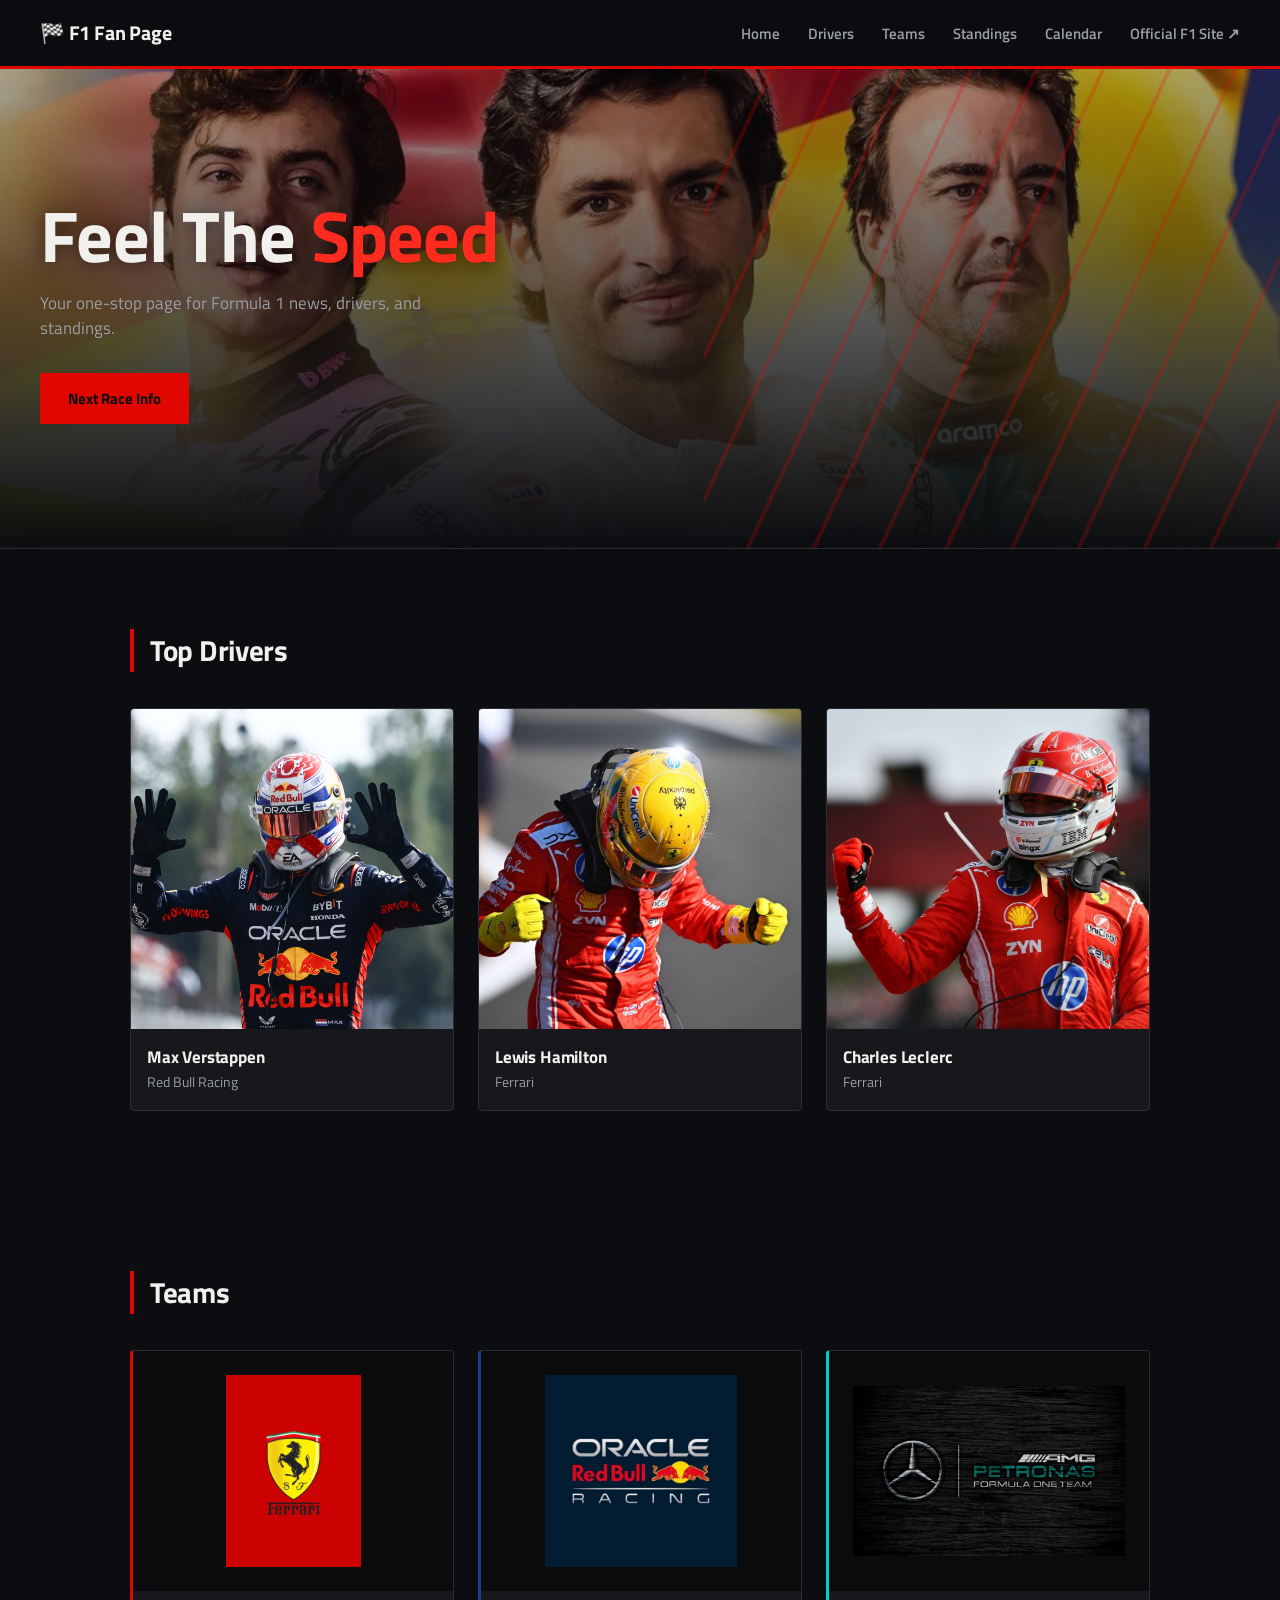
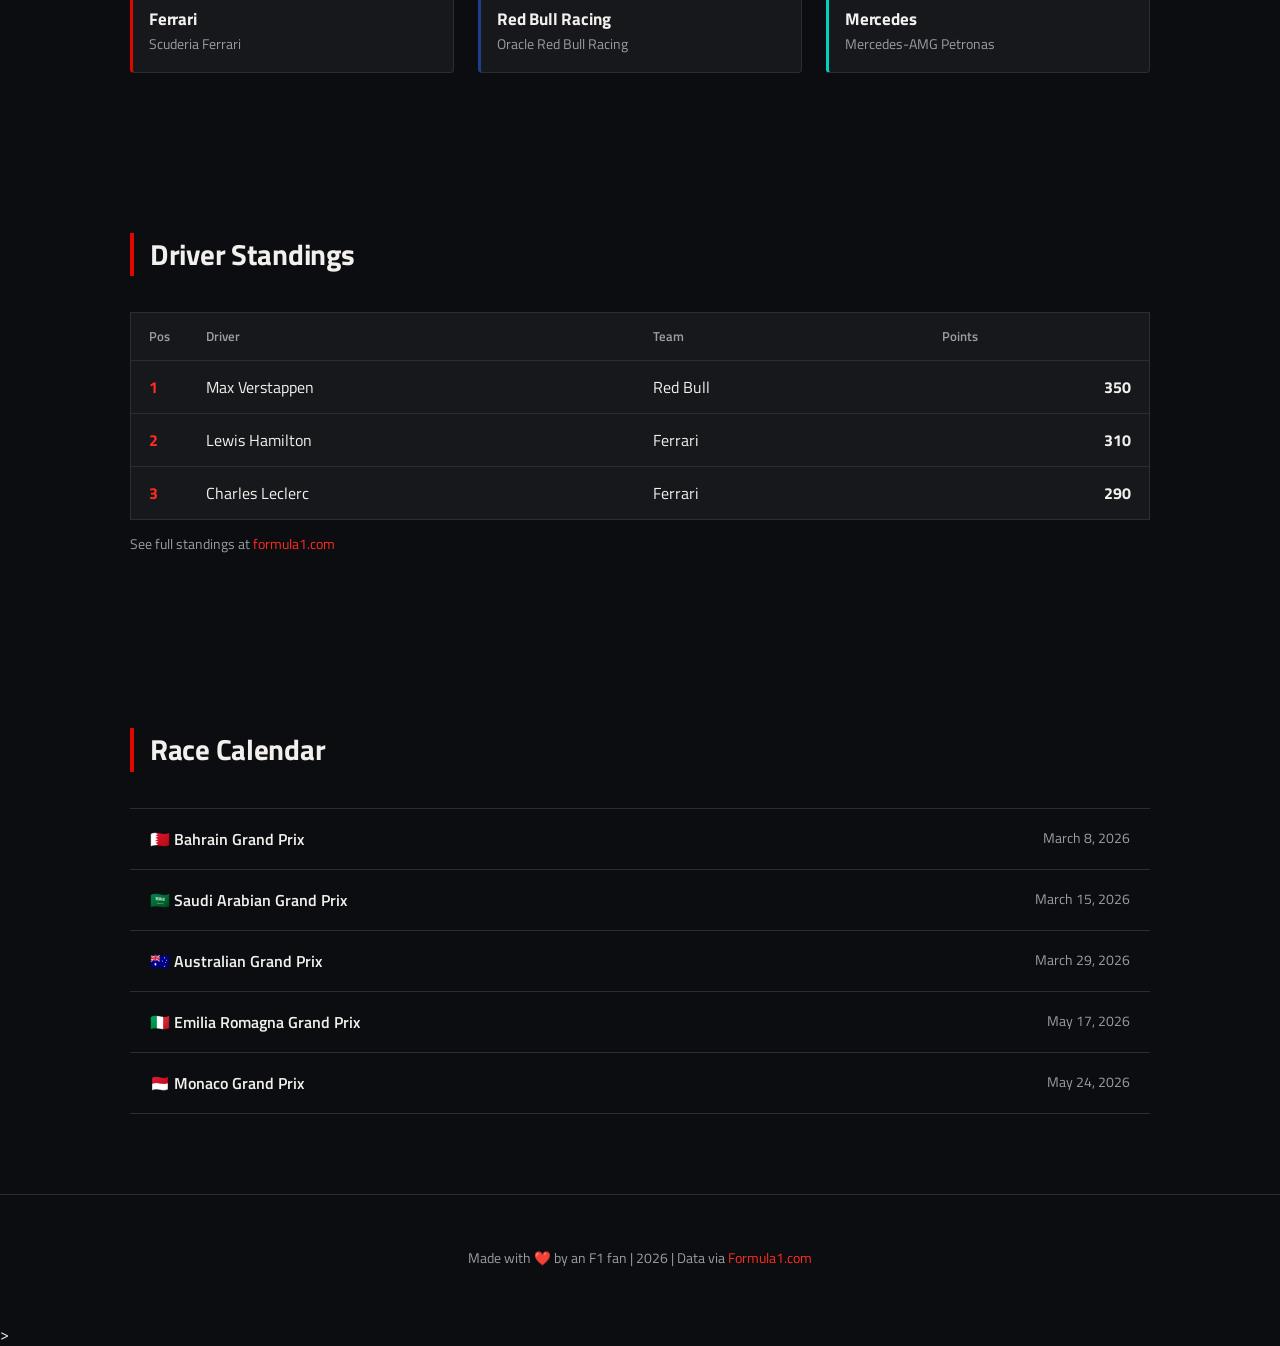
<file: index.html>
<!DOCTYPE html>
<html lang="en">
<head>
<meta charset="UTF-8">
<meta name="viewport" content="width=device-width, initial-scale=1.0">
<title>F1 Fan Page</title>

<!-- Google Font -->
<link href="https://fonts.googleapis.com/css2?family=Titillium+Web:wght@400;600;700&display=swap" rel="stylesheet">

<!-- Our own CSS file -->
<link rel="stylesheet" href="style.css">

</head>
<body>

  <!-- ===== Navbar ===== -->
  <nav>
    <h1>🏁 F1 Fan Page</h1>
    <ul>
      <li><a href="#home">Home</a></li>
      <li><a href="#drivers">Drivers</a></li>
      <li><a href="#teams">Teams</a></li>
      <li><a href="#standings">Standings</a></li>
      <li><a href="#calendar">Calendar</a></li>
      <li><a href="https://www.formula1.com" target="_blank" rel="noopener">Official F1 Site ↗</a></li>
    </ul>
  </nav>

  <!-- ===== Hero Section ===== -->
  <div class="hero" id="home">
    <h2>Feel The <span>Speed</span></h2>
    <p>Your one-stop page for Formula 1 news, drivers, and standings.</p>
    <a class="btn" href="https://www.formula1.com/en/racing/2026.html" target="_blank" rel="noopener">
      <button>Next Race Info</button>
    </a>
  </div>

  <!-- ===== Drivers Section ===== -->
  <section id="drivers">
    <h2>Top Drivers</h2>
    <div class="card-grid">

      <a class="card" href="https://en.wikipedia.org/wiki/Max_Verstappen" target="_blank" rel="noopener">
        <img src="max ver.avif" alt="Max Verstappen" onerror="this.replaceWith(Object.assign(document.createElement('div'),{className:'avatar-fallback',textContent:'MV'}))">
        <h3>Max Verstappen</h3>
        <p>Red Bull Racing</p>
      </a>

      <a class="card" href="https://en.wikipedia.org/wiki/Lewis_Hamilton" target="_blank" rel="noopener">
        <img src="lewis hamiton .jpg" alt="Lewis Hamilton" onerror="this.replaceWith(Object.assign(document.createElement('div'),{className:'avatar-fallback',textContent:'LH'}))">
        <h3>Lewis Hamilton</h3>
        <p>Ferrari</p>
      </a>

      <a class="card" href="https://en.wikipedia.org/wiki/Charles_Leclerc" target="_blank" rel="noopener">
        <img src="charles-leclerc-ferrari.jpg" alt="Charles Leclerc" onerror="this.replaceWith(Object.assign(document.createElement('div'),{className:'avatar-fallback',textContent:'CL'}))">
        <h3>Charles Leclerc</h3>
        <p>Ferrari</p>
      </a>

    </div>
  </section>

  <!-- ===== Teams Section ===== -->
  <section id="teams">
    <h2>Teams</h2>
    <div class="card-grid">

      <a class="card" href="https://www.ferrari.com/en-EN/formula1" target="_blank" rel="noopener">
        <img src="ferrari.jpg" alt="Ferrari" onerror="this.replaceWith(Object.assign(document.createElement('div'),{className:'avatar-fallback',textContent:'FE'}))">
        <h3>Ferrari</h3>
        <p>Scuderia Ferrari</p>
      </a>

      <a class="card" href="https://www.redbullracing.com" target="_blank" rel="noopener">
        <img src="red bull .jpg" alt="Red Bull Racing" onerror="this.replaceWith(Object.assign(document.createElement('div'),{className:'avatar-fallback',textContent:'RB'}))">
        <h3>Red Bull Racing</h3>
        <p>Oracle Red Bull Racing</p>
      </a>

      <a class="card" href="https://www.mercedesamgf1.com" target="_blank" rel="noopener">
        <img src="mercedes.jpg" alt="Mercedes" onerror="this.replaceWith(Object.assign(document.createElement('div'),{className:'avatar-fallback',textContent:'ME'}))">
        <h3>Mercedes</h3>
        <p>Mercedes-AMG Petronas</p>
      </a>

    </div>
  </section>

  <!-- ===== Standings Section ===== -->
  <section id="standings">
    <h2>Driver Standings</h2>
    <table>
      <thead>
        <tr>
          <th>Pos</th>
          <th>Driver</th>
          <th>Team</th>
          <th>Points</th>
        </tr>
      </thead>
      <tbody>
        <tr>
          <td>1</td>
          <td><a href="https://en.wikipedia.org/wiki/Max_Verstappen" target="_blank" rel="noopener">Max Verstappen</a></td>
          <td>Red Bull</td>
          <td>350</td>
        </tr>
        <tr>
          <td>2</td>
          <td><a href="https://en.wikipedia.org/wiki/Lewis_Hamilton" target="_blank" rel="noopener">Lewis Hamilton</a></td>
          <td>Ferrari</td>
          <td>310</td>
        </tr>
        <tr>
          <td>3</td>
          <td><a href="https://en.wikipedia.org/wiki/Charles_Leclerc" target="_blank" rel="noopener">Charles Leclerc</a></td>
          <td>Ferrari</td>
          <td>290</td>
        </tr>
      </tbody>
    </table>
    <p class="source-note">See full standings at <a href="https://www.formula1.com/en/results/2026/drivers" target="_blank" rel="noopener">formula1.com</a></p>
  </section>

  <!-- ===== Race Calendar Section ===== -->
  <section id="calendar">
    <h2>Race Calendar</h2>
    <div class="calendar">

      <a class="race-item" href="https://en.wikipedia.org/wiki/Bahrain_Grand_Prix" target="_blank" rel="noopener">
        <span class="race-name">🇧🇭 Bahrain Grand Prix</span>
        <span class="race-date">March 8, 2026</span>
      </a>

      <a class="race-item" href="https://en.wikipedia.org/wiki/Saudi_Arabian_Grand_Prix" target="_blank" rel="noopener">
        <span class="race-name">🇸🇦 Saudi Arabian Grand Prix</span>
        <span class="race-date">March 15, 2026</span>
      </a>

      <a class="race-item" href="https://en.wikipedia.org/wiki/Australian_Grand_Prix" target="_blank" rel="noopener">
        <span class="race-name">🇦🇺 Australian Grand Prix</span>
        <span class="race-date">March 29, 2026</span>
      </a>

      <a class="race-item" href="https://en.wikipedia.org/wiki/Emilia_Romagna_Grand_Prix" target="_blank" rel="noopener">
        <span class="race-name">🇮🇹 Emilia Romagna Grand Prix</span>
        <span class="race-date">May 17, 2026</span>
      </a>

      <a class="race-item" href="https://en.wikipedia.org/wiki/Monaco_Grand_Prix" target="_blank" rel="noopener">
        <span class="race-name">🇲🇨 Monaco Grand Prix</span>
        <span class="race-date">May 24, 2026</span>
      </a>

    </div>
  </section>

  <!-- ===== Footer ===== -->
  <footer>
    <p>Made with ❤️ by an F1 fan | 2026 | Data via <a href="https://www.formula1.com" target="_blank" rel="noopener">Formula1.com</a></p>
  </footer>

</body>
</html>>
</file>
<file: style.css>
:root {
  --bg: #0c0d10;
  --surface: #16181c;
  --surface-raised: #1e2126;
  --line: #2a2d33;
  --text: #f1f0ec;
  --text-dim: #9a9da3;
  --red: #e10600;
  --red-bright: #ff2b1f;
  --font: "Titillium Web", "Segoe UI", sans-serif;
}

* {
  box-sizing: border-box;
}

html {
  scroll-behavior: smooth;
}

body {
  margin: 0;
  background: var(--bg);
  color: var(--text);
  font-family: var(--font);
  line-height: 1.5;
}

a {
  color: inherit;
  text-decoration: none;
}

h1, h2, h3 {
  margin: 0;
  font-weight: 700;
  letter-spacing: -0.01em;
}

/* ===== Navbar ===== */

nav {
  position: sticky;
  top: 0;
  z-index: 20;
  display: flex;
  align-items: center;
  justify-content: space-between;
  gap: 24px;
  padding: 18px 40px;
  background: rgba(12, 13, 16, 0.9);
  backdrop-filter: blur(8px);
  border-bottom: 3px solid var(--red);
  flex-wrap: wrap;
}

nav h1 {
  font-size: 1.25rem;
  white-space: nowrap;
}

nav ul {
  list-style: none;
  display: flex;
  gap: 28px;
  margin: 0;
  padding: 0;
  flex-wrap: wrap;
}

nav ul li a {
  font-size: 0.95rem;
  font-weight: 600;
  color: var(--text-dim);
  padding-bottom: 4px;
  border-bottom: 2px solid transparent;
  transition: color 0.15s ease, border-color 0.15s ease;
}

nav ul li a:hover {
  color: var(--text);
  border-bottom-color: var(--red);
}

/* ===== Hero ===== */

.hero {
  position: relative;
  overflow: hidden;
  min-height: 480px;
  padding: 130px 40px 100px;
  background-color: var(--surface);
  background-image:
    linear-gradient(180deg, rgba(12,13,16,0.35) 0%, rgba(12,13,16,0.75) 60%, rgba(12,13,16,1) 100%),
    url("cover.webp");
  background-size: cover;
  background-position: center 10%;
  background-repeat: no-repeat;
  border-bottom: 1px solid var(--line);
}

.hero::before {
  content: "";
  position: absolute;
  top: 0;
  right: -10%;
  width: 55%;
  height: 100%;
  background: repeating-linear-gradient(
    115deg,
    var(--red) 0px,
    var(--red) 4px,
    transparent 4px,
    transparent 60px
  );
  opacity: 0.22;
  pointer-events: none;
}

.hero h2 {
  position: relative;
  font-size: clamp(2.5rem, 6vw, 4.5rem);
  line-height: 1;
  max-width: 14ch;
  text-shadow: 0 2px 20px rgba(0, 0, 0, 0.6);
}

.hero h2 span {
  color: var(--red-bright);
}

.hero p {
  position: relative;
  max-width: 44ch;
  margin: 20px 0 32px;
  color: var(--text-dim);
  font-size: 1.05rem;
}

.hero .btn {
  position: relative;
  display: inline-block;
}

.hero button {
  font-family: var(--font);
  font-size: 0.95rem;
  font-weight: 700;
  color: var(--bg);
  background: var(--red);
  border: none;
  padding: 14px 28px;
  border-radius: 2px;
  cursor: pointer;
  transition: background 0.15s ease, transform 0.15s ease;
}

.hero button:hover {
  background: var(--red-bright);
  transform: translateY(-1px);
}

/* ===== Section shell ===== */

section {
  padding: 80px 40px;
  max-width: 1100px;
  margin: 0 auto;
}

section h2 {
  font-size: 1.8rem;
  margin-bottom: 36px;
  padding-left: 16px;
  border-left: 4px solid var(--red);
}

/* ===== Card grid (drivers + teams) ===== */

.card-grid {
  display: grid;
  grid-template-columns: repeat(auto-fit, minmax(220px, 1fr));
  gap: 24px;
}

.card {
  display: block;
  background: var(--surface);
  border: 1px solid var(--line);
  border-radius: 4px;
  overflow: hidden;
  transition: border-color 0.15s ease, transform 0.15s ease;
}

.card:hover {
  border-color: var(--red);
  transform: translateY(-3px);
}

.card img {
  width: 100%;
  display: block;
  aspect-ratio: 4 / 3;
  max-height: 260px;
  object-fit: cover;
  object-position: top center;
  background: #101114;
}

#drivers .card img {
  aspect-ratio: 3 / 4;
  max-height: 320px;
  object-position: top center;
}

#teams .card img {
  aspect-ratio: 4 / 3;
  max-height: 240px;
  object-fit: contain;
  object-position: center;
  padding: 24px;
  background: #0a0b0d;
}

.avatar-fallback {
  aspect-ratio: 3 / 4;
  display: flex;
  align-items: center;
  justify-content: center;
  background: linear-gradient(160deg, var(--surface-raised), #101114);
  color: var(--text-dim);
  font-size: 2.4rem;
  font-weight: 700;
  letter-spacing: 0.05em;
}

.card h3 {
  font-size: 1.05rem;
  padding: 16px 16px 2px;
  transition: color 0.15s ease;
}

.card:hover h3 {
  color: var(--red-bright);
}

.card p {
  margin: 0;
  padding: 0 16px 16px;
  color: var(--text-dim);
  font-size: 0.9rem;
}

/* team color accent */
#teams .card:nth-child(1) { border-left: 3px solid #e10600; }
#teams .card:nth-child(2) { border-left: 3px solid #1e3d8f; }
#teams .card:nth-child(3) { border-left: 3px solid #00d2be; }

/* ===== Standings table ===== */

table {
  width: 100%;
  border-collapse: collapse;
  background: var(--surface);
  border: 1px solid var(--line);
}

thead th {
  text-align: left;
  font-size: 0.8rem;
  color: var(--text-dim);
  font-weight: 600;
  padding: 14px 18px;
  border-bottom: 1px solid var(--line);
}

tbody td {
  padding: 14px 18px;
  border-bottom: 1px solid var(--line);
  font-variant-numeric: tabular-nums;
}

tbody tr:last-child td {
  border-bottom: none;
}

tbody tr:hover {
  background: var(--surface-raised);
}

tbody td:first-child {
  color: var(--red-bright);
  font-weight: 700;
  width: 40px;
}

tbody td:last-child {
  text-align: right;
  font-weight: 700;
}

table a {
  color: var(--text);
  border-bottom: 1px solid transparent;
}

table a:hover {
  color: var(--red-bright);
  border-bottom-color: var(--red-bright);
}

.source-note {
  margin-top: 14px;
  font-size: 0.85rem;
  color: var(--text-dim);
}

.source-note a {
  color: var(--red-bright);
}

.source-note a:hover {
  text-decoration: underline;
}

/* ===== Calendar ===== */

.calendar {
  display: flex;
  flex-direction: column;
  border-top: 1px solid var(--line);
}

.race-item {
  display: flex;
  align-items: center;
  justify-content: space-between;
  padding: 18px 20px;
  border-bottom: 1px solid var(--line);
  transition: background 0.15s ease, padding-left 0.15s ease;
}

.race-item:hover {
  background: var(--surface);
  padding-left: 28px;
}

.race-name {
  font-weight: 600;
}

.race-date {
  color: var(--text-dim);
  font-size: 0.9rem;
  font-variant-numeric: tabular-nums;
}

.race-item:hover .race-name {
  color: var(--red-bright);
}

/* ===== Footer ===== */

footer {
  padding: 40px;
  text-align: center;
  color: var(--text-dim);
  font-size: 0.85rem;
  border-top: 1px solid var(--line);
}

footer a {
  color: var(--red-bright);
}

footer a:hover {
  text-decoration: underline;
}

/* ===== Responsive ===== */

@media (max-width: 640px) {
  nav {
    flex-direction: column;
    align-items: flex-start;
    padding: 16px 20px;
  }

  nav ul {
    flex-direction: column;
    gap: 12px;
    width: 100%;
  }

  .hero {
    padding: 80px 20px 60px;
  }

  section {
    padding: 56px 20px;
  }

  .race-item {
    flex-direction: column;
    align-items: flex-start;
    gap: 4px;
  }
}
</file>
